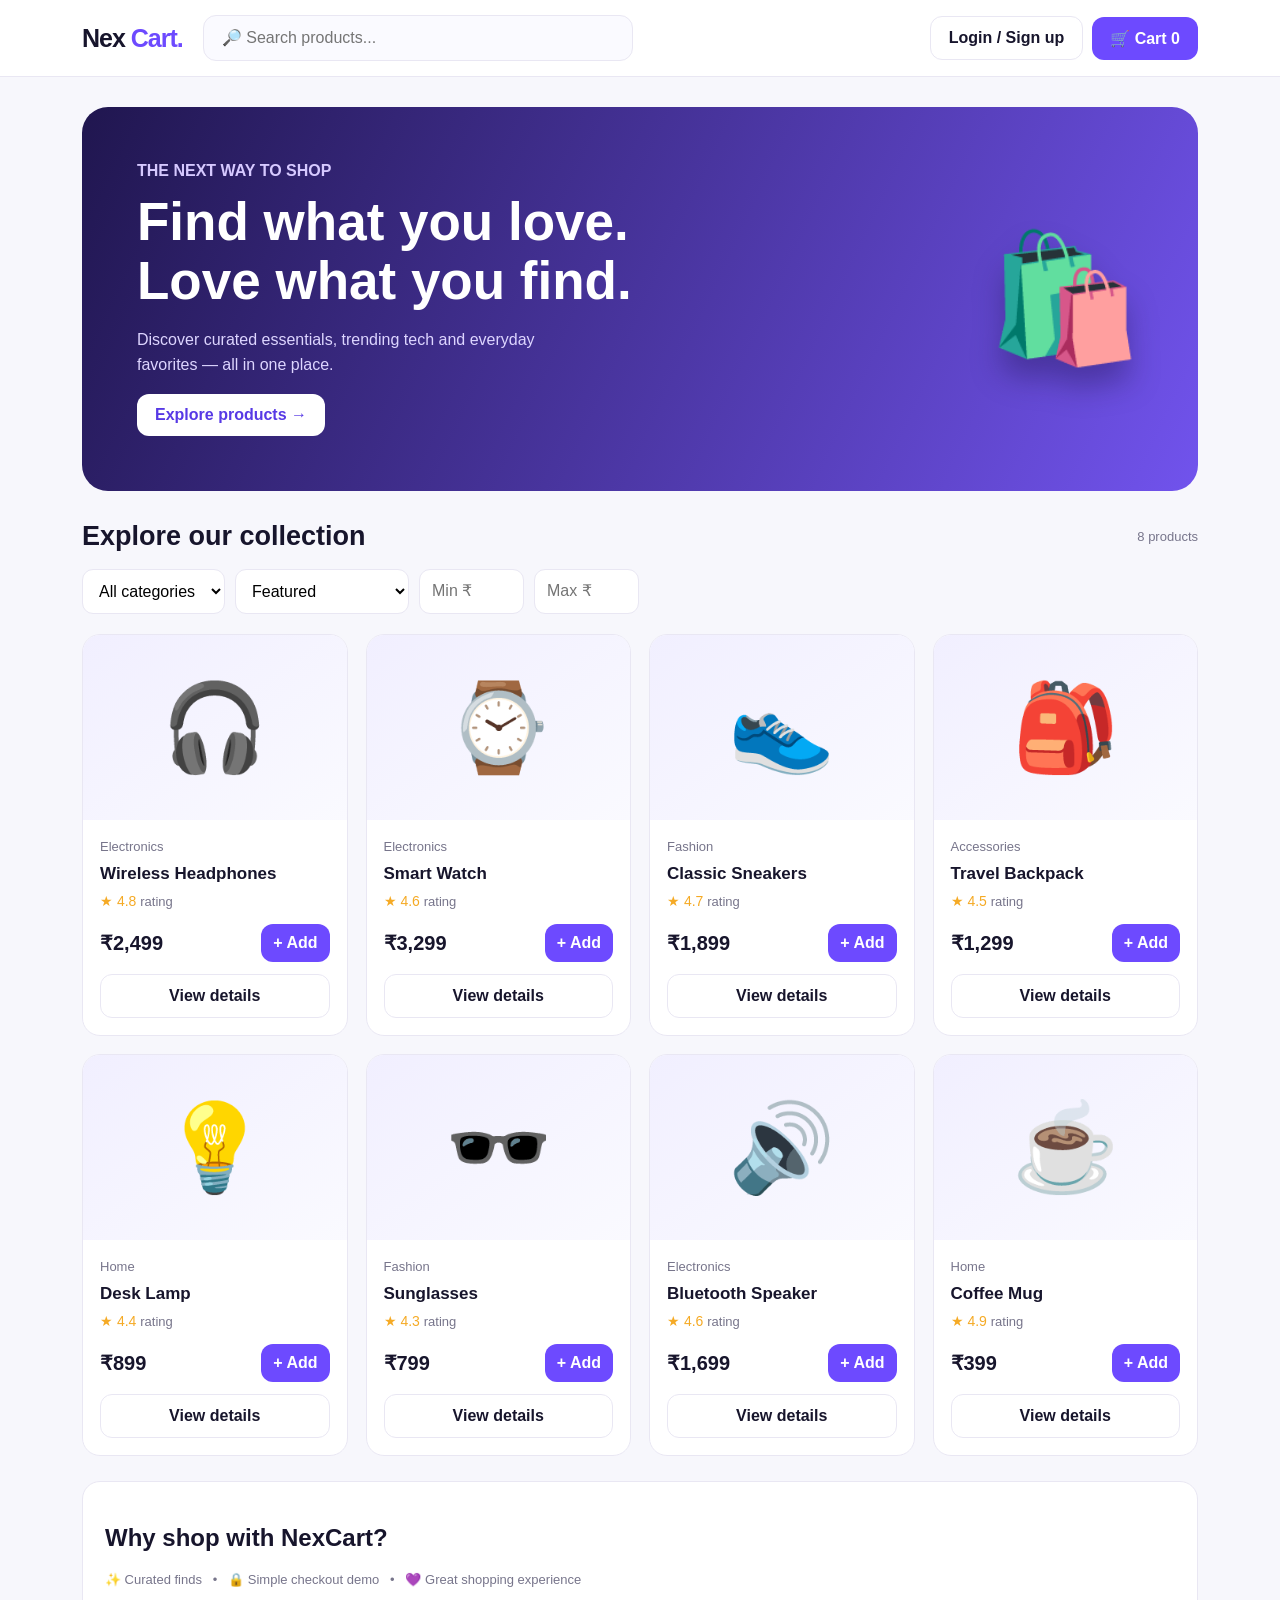
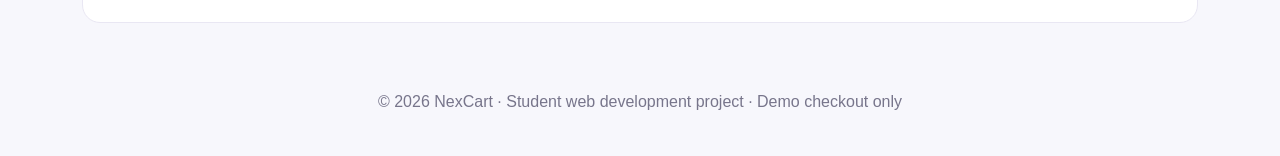
<file: index.html>
<!DOCTYPE html>
<html lang="en">
 <head>
  <meta charset="utf-8"/>
  <meta content="width=device-width,initial-scale=1" name="viewport"/>
  <title>
   NexCart | Discover your next favorite
  </title>
  <link href="style.css" rel="stylesheet"/>
 </head>
 <body>
  <header>
   <div class="wrap nav">
    <a class="logo" href="#">
     Nex
     <span>
      Cart.
     </span>
    </a>
    <input class="search" id="search" placeholder="🔎 Search products..."/>
    <div class="nav-actions">
     <button class="btn ghost" id="authBtn" onclick="openAuth()">
      Login / Sign up
     </button>
     <button class="btn secondary hidden" id="adminBtn" onclick="openAdmin()">
      Admin
     </button>
     <button class="btn" onclick="openCart()">
      🛒 Cart
      <span id="cartCount">
       0
      </span>
     </button>
    </div>
   </div>
  </header>
  <main class="wrap">
   <section class="hero">
    <div>
     <div style="color:#d6c9ff;font-weight:700;margin-bottom:12px">
      THE NEXT WAY TO SHOP
     </div>
     <h1>
      Find what you love.
      <br/>
      Love what you find.
     </h1>
     <p>
      Discover curated essentials, trending tech and everyday favorites — all in one place.
     </p>
     <button class="btn" onclick="document.getElementById('shop').scrollIntoView({behavior:'smooth'})">
      Explore products →
     </button>
    </div>
    <div class="hero-art">
     🛍️
    </div>
   </section>
   <section id="shop">
    <div class="section-head">
     <h2>
      Explore our collection
     </h2>
     <span class="muted" id="resultCount">
     </span>
    </div>
    <div class="filters">
     <select id="category" onchange="renderProducts()">
      <option value="all">
       All categories
      </option>
      <option>
       Electronics
      </option>
      <option>
       Fashion
      </option>
      <option>
       Accessories
      </option>
      <option>
       Home
      </option>
     </select>
     <select id="sort" onchange="renderProducts()">
      <option value="default">
       Featured
      </option>
      <option value="low">
       Price: Low to high
      </option>
      <option value="high">
       Price: High to low
      </option>
      <option value="rating">
       Top rated
      </option>
     </select>
     <input id="minPrice" min="0" oninput="renderProducts()" placeholder="Min ₹" style="width:105px" type="number"/>
     <input id="maxPrice" min="0" oninput="renderProducts()" placeholder="Max ₹" style="width:105px" type="number"/>
    </div>
    <div class="grid" id="products">
    </div>
   </section>
   <section class="panel">
    <h2>
     Why shop with NexCart?
    </h2>
    <p class="muted">
     ✨ Curated finds   •   🔒 Simple checkout demo   •   💜 Great shopping experience
    </p>
   </section>
  </main>
  <footer>
   © 2026 NexCart · Student web development project · Demo checkout only
  </footer>
  <div class="overlay" id="overlay" onclick="if(event.target===this)closeModal()">
   <div class="modal" id="modal">
   </div>
  </div>
  <div class="toast" id="toast">
  </div>
  <script src="script.js">
  </script>
 </body>
</html>
</file>
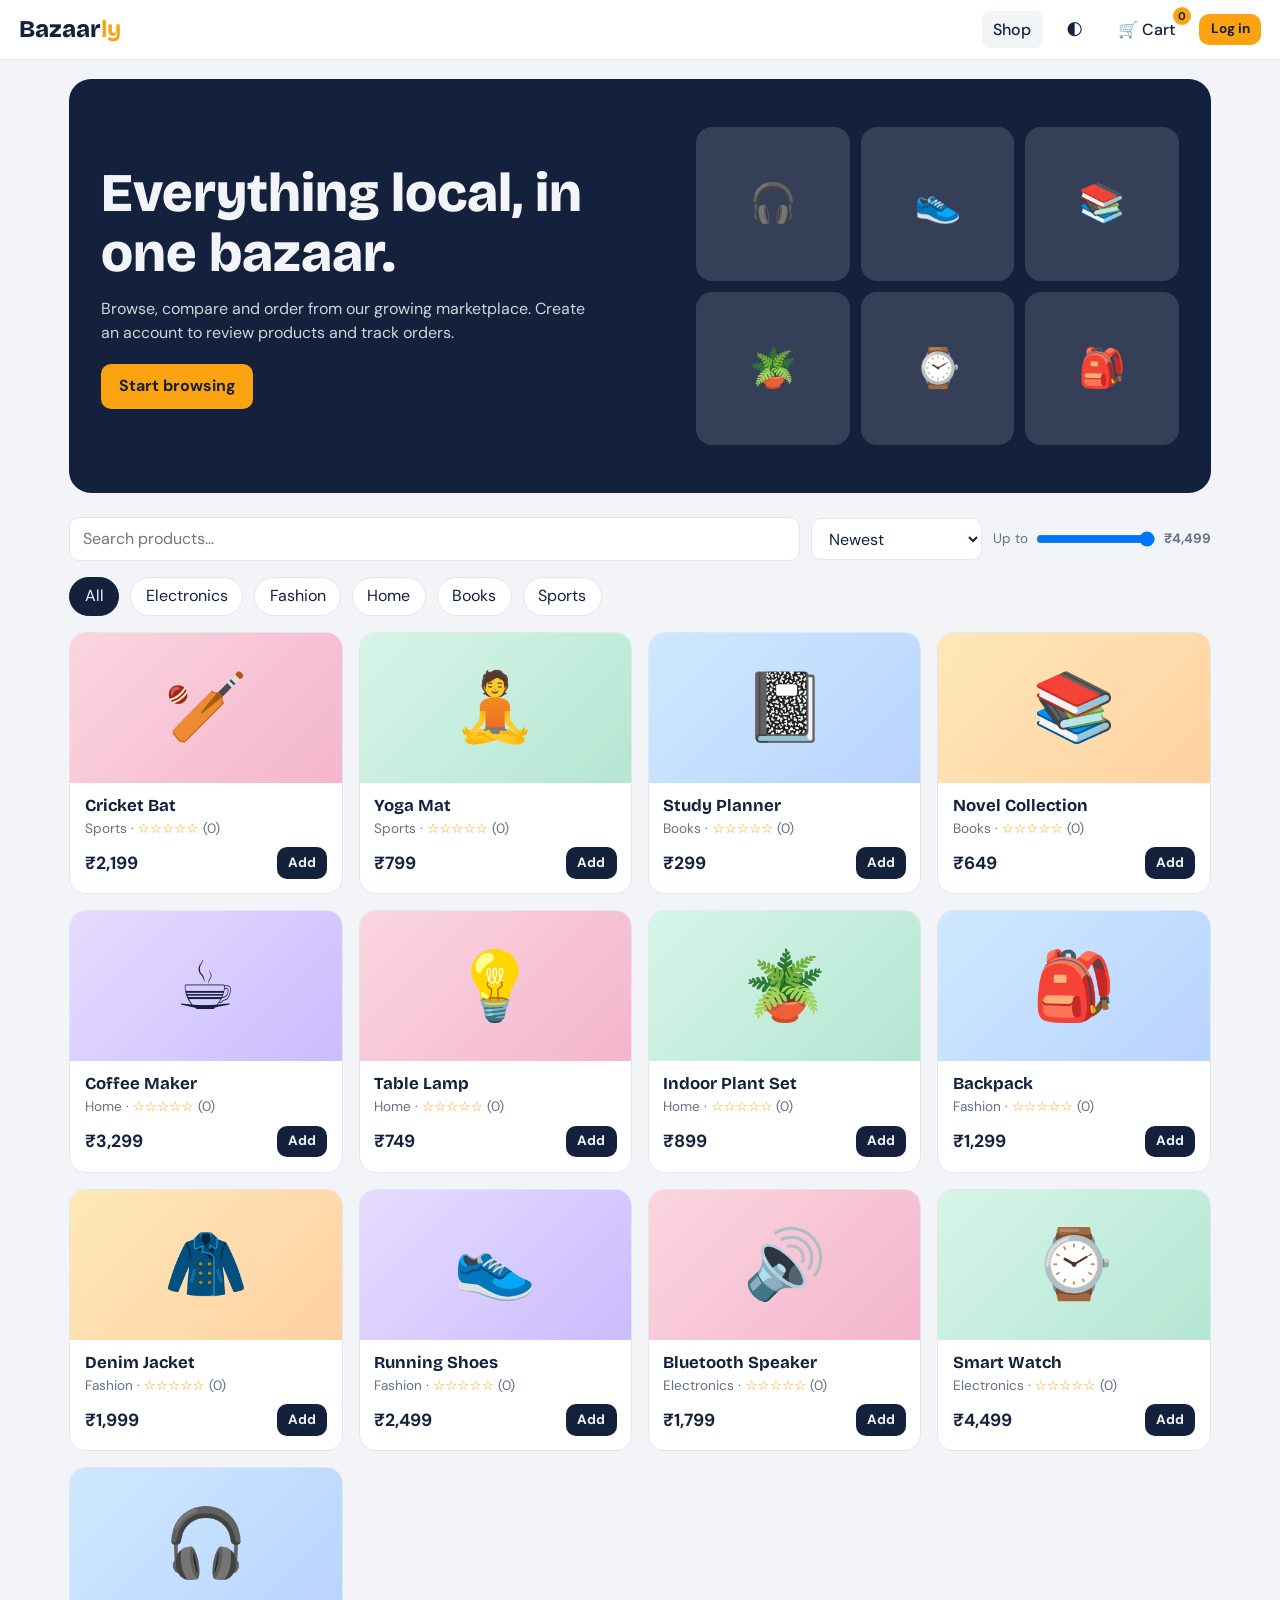
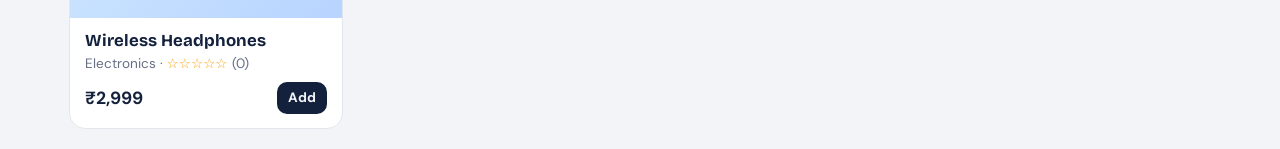
<file: Bazaarly – Online Marketplace.html>
<!DOCTYPE html>
<html lang="en"><head><meta charset="utf-8">
<meta name="viewport" content="width=device-width, initial-scale=1, viewport-fit=cover">
<title>Bazaarly – Online Marketplace</title>
<link href="https://fonts.googleapis.com/css2?family=Bricolage+Grotesque:wght@600;800&family=DM+Sans:wght@400;500;700&display=swap" rel="stylesheet">
<style>
:root{--bg:#f2f4f7;--card:#fff;--tx:#14213d;--mu:#667085;--bd:#e2e6ee;--pr:#14213d;--ac:#fca311;--ok:#12877a;--er:#d64545;--sh:0 10px 30px rgba(20,33,61,.09);color-scheme:light;box-sizing:border-box;padding-top:env(safe-area-inset-top,0px);padding-bottom:env(safe-area-inset-bottom,0px)}
@media(prefers-color-scheme:dark){:root:not([data-theme="light"]){--bg:#0e1424;--card:#172038;--tx:#eef1f8;--mu:#9aa5bf;--bd:#27324f;--pr:#fca311;--sh:0 10px 30px rgba(0,0,0,.45);color-scheme:dark}}
:root[data-theme="dark"]{--bg:#0e1424;--card:#172038;--tx:#eef1f8;--mu:#9aa5bf;--bd:#27324f;--pr:#fca311;--sh:0 10px 30px rgba(0,0,0,.45);color-scheme:dark}
*{box-sizing:border-box;margin:0}html{scroll-padding-top:env(safe-area-inset-top,0px)}
body{background:var(--bg);color:var(--tx);font:16px/1.5 'DM Sans',system-ui,sans-serif;min-height:100vh}
h1,h2,h3,.logo{font-family:'Bricolage Grotesque','DM Sans',sans-serif;line-height:1.1}
button,input,select,textarea{font:inherit;color:inherit}
button{cursor:pointer;border:0}:focus-visible{outline:3px solid var(--ac);outline-offset:2px}
.btn{background:var(--pr);color:var(--bg);padding:.65rem 1.1rem;border-radius:10px;font-weight:700;transition:transform .15s,opacity .15s}
.btn:hover{transform:translateY(-2px)}.btn:active{transform:scale(.97)}
.btn.ac{background:var(--ac);color:#14213d}.btn.gh{background:transparent;color:var(--tx);border:1px solid var(--bd)}.btn.sm{padding:.35rem .7rem;font-size:.85rem}.btn.dn{background:var(--er);color:#fff}.btn[disabled]{opacity:.45;pointer-events:none}
nav{position:sticky;top:env(safe-area-inset-top,0px);z-index:20;display:flex;gap:.8rem;align-items:center;padding:.7rem 1.2rem;background:var(--card);border-bottom:1px solid var(--bd);flex-wrap:wrap}
.logo{font-size:1.5rem;font-weight:800;cursor:pointer}.logo b{color:var(--ac)}
nav .sp{flex:1}.nl{background:none;padding:.4rem .7rem;border-radius:8px;font-weight:500}.nl:hover,.nl.on{background:var(--bg)}
#cartBtn{position:relative}#badge{position:absolute;top:-4px;right:-4px;background:var(--ac);color:#14213d;border-radius:99px;font-size:.7rem;font-weight:700;min-width:18px;height:18px;display:grid;place-items:center}
.bump{animation:bump .4s}@keyframes bump{50%{transform:scale(1.5)}}
main{max-width:1180px;margin:0 auto;padding:1.2rem}
.hero{position:relative;overflow:hidden;background:var(--pr);color:var(--bg);border-radius:22px;padding:3rem 2rem;margin-bottom:1.5rem;display:grid;grid-template-columns:1.2fr 1fr;gap:1rem;align-items:center}
:root[data-theme="dark"] .hero{color:#14213d}
@media(prefers-color-scheme:dark){:root:not([data-theme="light"]) .hero{color:#14213d}}
.hero h1{font-size:clamp(2rem,5vw,3.4rem);font-weight:800;margin-bottom:.8rem}.hero p{opacity:.85;max-width:44ch;margin-bottom:1.2rem}
.tiles{display:grid;grid-template-columns:repeat(3,1fr);gap:.7rem}
.tiles span{font-size:2.4rem;background:rgba(255,255,255,.14);border-radius:16px;aspect-ratio:1;display:grid;place-items:center;animation:fl 4s ease-in-out infinite;animation-delay:calc(var(--i)*.35s)}
@keyframes fl{50%{transform:translateY(-10px) rotate(4deg)}}
.hero>*{animation:up .7s both}.hero>*:nth-child(2){animation-delay:.2s}@keyframes up{from{opacity:0;transform:translateY(24px)}}
@media(max-width:720px){.hero{grid-template-columns:1fr;padding:2rem 1.2rem}.tiles{display:none}}
.bar{display:flex;gap:.7rem;flex-wrap:wrap;align-items:center;margin-bottom:1rem}
.chip{padding:.4rem .9rem;border-radius:99px;background:var(--card);border:1px solid var(--bd);transition:.2s}.chip.on{background:var(--pr);color:var(--bg);border-color:var(--pr)}
input,select,textarea{background:var(--card);border:1px solid var(--bd);border-radius:10px;padding:.55rem .8rem;width:100%}
.bar input[type=search]{flex:1;min-width:180px}.bar select{width:auto}.bar label{font-size:.85rem;color:var(--mu);display:flex;gap:.5rem;align-items:center}.bar input[type=range]{width:120px;padding:0}
.grid{display:grid;grid-template-columns:repeat(auto-fill,minmax(220px,1fr));gap:1rem}
.card{background:var(--card);border:1px solid var(--bd);border-radius:16px;overflow:hidden;cursor:pointer;transition:transform .2s,box-shadow .2s;animation:up .5s both;animation-delay:calc(var(--i)*40ms)}
.card:hover{transform:translateY(-5px);box-shadow:var(--sh)}
.img{height:150px;display:grid;place-items:center;font-size:4.2rem;background:linear-gradient(135deg,var(--c1),var(--c2));transition:transform .3s}.card:hover .img{transform:scale(1.06)}
.card .in{padding:.9rem}.card h3{font-size:1.05rem;margin-bottom:.2rem}.mu{color:var(--mu);font-size:.85rem}.pr{font-weight:700;font-size:1.1rem}.st{color:var(--ac)}
.row{display:flex;justify-content:space-between;align-items:center;gap:.5rem}
.empty{text-align:center;padding:3rem;color:var(--mu)}
.ov{position:fixed;inset:0;background:rgba(10,15,30,.55);z-index:50;display:grid;place-items:center;padding:1rem;animation:fi .2s}
@keyframes fi{from{opacity:0}}
.md{background:var(--card);border-radius:18px;width:min(640px,100%);max-height:90vh;overflow:auto;padding:1.4rem;animation:pop .3s cubic-bezier(.2,1.3,.4,1);position:relative}
@keyframes pop{from{transform:scale(.9);opacity:0}}
.x{position:absolute;top:.7rem;right:.9rem;background:none;font-size:1.5rem;color:var(--mu)}
.dr{position:fixed;top:0;right:0;bottom:0;width:min(400px,100%);background:var(--card);z-index:60;padding:1.2rem;display:flex;flex-direction:column;gap:.8rem;animation:sl .3s;box-shadow:var(--sh);padding-top:calc(1.2rem + env(safe-area-inset-top,0px))}
@keyframes sl{from{transform:translateX(100%)}}
.ci{display:flex;gap:.7rem;align-items:center;border-bottom:1px solid var(--bd);padding:.6rem 0}.ci .e{font-size:2rem}.ci>div{flex:1}
.q{display:inline-flex;align-items:center;gap:.4rem}.q button{width:26px;height:26px;border-radius:7px;background:var(--bg)}
.f{margin-bottom:.8rem}.f label{font-weight:500;font-size:.9rem;display:block;margin-bottom:.25rem}.er{color:var(--er);font-size:.8rem;min-height:1em;display:block}
.tabs{display:flex;gap:.5rem;margin-bottom:1rem}
table{width:100%;border-collapse:collapse;background:var(--card);border-radius:14px;overflow:hidden}th,td{padding:.6rem .8rem;text-align:left;border-bottom:1px solid var(--bd);font-size:.9rem}th{background:var(--bg)}
.tw{overflow-x:auto}.stats{display:grid;grid-template-columns:repeat(auto-fit,minmax(150px,1fr));gap:.8rem;margin-bottom:1rem}.stats div{background:var(--card);border:1px solid var(--bd);border-radius:14px;padding:1rem}.stats b{font-size:1.5rem;display:block}
.rv{border-top:1px solid var(--bd);padding:.6rem 0}.stars button{background:none;font-size:1.6rem;color:var(--bd)}.stars button.on{color:var(--ac)}
.tag{padding:.15rem .6rem;border-radius:99px;background:var(--bg);font-size:.8rem;font-weight:700}
#toasts{position:fixed;bottom:calc(1rem + env(safe-area-inset-bottom,0px));left:50%;transform:translateX(-50%);z-index:90;display:grid;gap:.5rem}
.t{background:var(--pr);color:var(--bg);padding:.7rem 1.2rem;border-radius:12px;box-shadow:var(--sh);animation:up .3s}.t.bad{background:var(--er);color:#fff}
.ok{width:80px;height:80px;border-radius:50%;background:var(--ok);color:#fff;display:grid;place-items:center;font-size:2.5rem;margin:0 auto 1rem;animation:pop .6s cubic-bezier(.2,1.6,.4,1)}
.hide{display:none!important}
@media(prefers-reduced-motion:reduce){*{animation:none!important;transition:none!important}}
</style></head><body>
<nav><span class="logo" onclick="go('shop')">Bazaar<b>ly</b></span><span class="sp"></span>
<button class="nl on" data-v="shop" onclick="go('shop')">Shop</button>
<button class="nl hide" id="nOrd" data-v="orders" onclick="go('orders')">My orders</button>
<button class="nl hide" id="nAdm" data-v="admin" onclick="go('admin')">Admin</button>
<button class="nl" onclick="theme()" aria-label="Toggle theme">🌓</button>
<button class="nl" id="cartBtn" onclick="cartOpen()">🛒 Cart<span id="badge">0</span></button>
<button class="btn sm ac" id="authBtn" onclick="authOpen()">Log in</button></nav>
<main>
<section id="v-shop">
<div class="hero"><div><h1>Everything local, in one bazaar.</h1><p>Browse, compare and order from our growing marketplace. Create an account to review products and track orders.</p><button class="btn ac" onclick="document.getElementById('q').focus()">Start browsing</button></div>
<div class="tiles"><span style="--i:0">🎧</span><span style="--i:1">👟</span><span style="--i:2">📚</span><span style="--i:3">🪴</span><span style="--i:4">⌚</span><span style="--i:5">🎒</span></div></div>
<div class="bar"><input type="search" id="q" placeholder="Search products…" oninput="F.q=this.value;shop()">
<select id="sort" onchange="F.sort=this.value;shop()"><option value="new">Newest</option><option value="pa">Price: low to high</option><option value="pd">Price: high to low</option><option value="rt">Top rated</option></select>
<label>Up to <input type="range" id="mx" oninput="F.max=+this.value;shop()"><b id="mxv"></b></label></div>
<div class="bar" id="cats"></div><div class="grid" id="grid"></div></section>
<section id="v-orders" class="hide"></section><section id="v-admin" class="hide"></section>
</main><div id="mount"></div><div id="toasts"></div>
<script>
const $=s=>document.querySelector(s),esc=s=>String(s).replace(/[&<>"']/g,c=>({'&':'&amp;','<':'&lt;','>':'&gt;','"':'&quot;',"'":'&#39;'}[c]));
const inr=n=>'₹'+Number(n).toLocaleString('en-IN'),hash=s=>{let x=5381;for(const c of s)x=(x*33^c.charCodeAt(0))>>>0;return x.toString(36)};
const ld=(k,d)=>{try{const v=JSON.parse(localStorage.getItem(k));return v??d}catch{return d}},sv=(k,v)=>{try{localStorage.setItem(k,JSON.stringify(v))}catch{}};
const seed=[['Wireless Headphones','Electronics',2999,25,'🎧','Noise-reducing over-ear headphones with 30-hour battery.'],['Smart Watch','Electronics',4499,12,'⌚','Tracks steps, sleep and heart rate. Water resistant.'],['Bluetooth Speaker','Electronics',1799,30,'🔊','Portable speaker with deep bass and 12-hour playtime.'],['Running Shoes','Fashion',2499,40,'👟','Lightweight cushioned shoes for daily runs.'],['Denim Jacket','Fashion',1999,18,'🧥','Classic fit jacket in washed blue denim.'],['Backpack','Fashion',1299,50,'🎒','Water-resistant 25L backpack with laptop sleeve.'],['Indoor Plant Set','Home',899,35,'🪴','Three easy-care plants in ceramic pots.'],['Table Lamp','Home',749,22,'💡','Warm LED lamp with touch dimmer.'],['Coffee Maker','Home',3299,9,'☕','Brews up to 6 cups with a reusable filter.'],['Novel Collection','Books',649,60,'📚','Set of four bestselling contemporary novels.'],['Study Planner','Books',299,80,'📓','Undated weekly planner with goal trackers.'],['Yoga Mat','Sports',799,45,'🧘','Non-slip 6mm mat with carry strap.'],['Cricket Bat','Sports',2199,14,'🏏','Kashmir willow bat, short handle.']].map((p,i)=>({id:i+1,name:p[0],cat:p[1],price:p[2],stock:p[3],img:p[4],desc:p[5],rev:[]}));
let S={users:ld('bz_users',[{name:'Admin',email:'admin@bazaarly.com',pw:hash('admin123'),role:'admin'}]),products:ld('bz_products',seed),orders:ld('bz_orders',[]),cart:ld('bz_cart',{}),me:ld('bz_me',null)};
const save=()=>{['users','products','orders','cart','me'].forEach(k=>sv('bz_'+k,S[k]))};
const F={q:'',cat:'All',sort:'new',max:null},pal=['#ffe8b8,#ffd1a1','#cfe8ff,#b8d4ff','#d6f5e8,#b4e6d2','#fbd5e0,#f4b6cb','#e5dcff,#cbbcff'];
const avg=p=>p.rev.length?p.rev.reduce((a,r)=>a+r.s,0)/p.rev.length:0,stars=n=>'★'.repeat(Math.round(n))+'☆'.repeat(5-Math.round(n));
const isAdm=()=>S.me&&S.me.role==='admin';
function toast(m,bad){const t=document.createElement('div');t.className='t'+(bad?' bad':'');t.textContent=m;$('#toasts').append(t);setTimeout(()=>t.remove(),2600)}
function theme(){const r=document.documentElement,d=r.dataset.theme?r.dataset.theme==='dark':matchMedia('(prefers-color-scheme:dark)').matches;r.dataset.theme=d?'light':'dark'}
function modal(h){$('#mount').innerHTML=`<div class="ov" onclick="if(event.target===this)closeM()"><div class="md" role="dialog" aria-modal="true"><button class="x" onclick="closeM()" aria-label="Close">×</button>${h}</div></div>`}
const closeM=()=>$('#mount').innerHTML='';
function go(v){['shop','orders','admin'].forEach(x=>{$('#v-'+x).classList.toggle('hide',x!==v)});document.querySelectorAll('.nl[data-v]').forEach(b=>b.classList.toggle('on',b.dataset.v===v));if(v==='orders')orders();if(v==='admin')admin();window.scrollTo({top:0,behavior:'smooth'})}
function chrome(){$('#authBtn').textContent=S.me?`Log out (${S.me.name.split(' ')[0]})`:'Log in';$('#authBtn').onclick=S.me?logout:authOpen;$('#nOrd').classList.toggle('hide',!S.me||isAdm());$('#nAdm').classList.toggle('hide',!isAdm());const n=Object.values(S.cart).reduce((a,b)=>a+b,0),b=$('#badge');b.textContent=n;b.classList.remove('bump');void b.offsetWidth;b.classList.add('bump')}
/* SHOP */
function shop(){const cats=['All',...new Set(S.products.map(p=>p.cat))],top=Math.max(...S.products.map(p=>p.price),100);if(F.max===null||F.max>top)F.max=top;const mx=$('#mx');mx.max=top;mx.value=F.max;$('#mxv').textContent=inr(F.max);
$('#cats').innerHTML=cats.map(c=>`<button class="chip ${c===F.cat?'on':''}" onclick="F.cat='${c}';shop()">${c}</button>`).join('');
let l=S.products.filter(p=>(F.cat==='All'||p.cat===F.cat)&&p.price<=F.max&&(p.name+p.desc+p.cat).toLowerCase().includes(F.q.toLowerCase().trim()));
l.sort({new:(a,b)=>b.id-a.id,pa:(a,b)=>a.price-b.price,pd:(a,b)=>b.price-a.price,rt:(a,b)=>avg(b)-avg(a)}[F.sort]);
$('#grid').innerHTML=l.length?l.map((p,i)=>`<div class="card" style="--i:${Math.min(i,12)};--c1:${pal[p.id%5].split(',')[0]};--c2:${pal[p.id%5].split(',')[1]}" onclick="detail(${p.id})"><div class="img">${esc(p.img)}</div><div class="in"><h3>${esc(p.name)}</h3><div class="mu">${esc(p.cat)} · <span class="st">${stars(avg(p))}</span> (${p.rev.length})</div><div class="row" style="margin-top:.5rem"><span class="pr">${inr(p.price)}</span><button class="btn sm" ${p.stock<1?'disabled':''} onclick="event.stopPropagation();add(${p.id})">${p.stock<1?'Sold out':'Add'}</button></div></div></div>`).join(''):'<div class="empty" style="grid-column:1/-1">No products match. Try a different search or raise the price limit.</div>'}
function detail(id){const p=S.products.find(x=>x.id===id);if(!p)return;const [c1,c2]=pal[p.id%5].split(',');
modal(`<div class="img" style="--c1:${c1};--c2:${c2};border-radius:14px;height:180px;margin-bottom:1rem">${esc(p.img)}</div><h2>${esc(p.name)}</h2><p class="mu">${esc(p.cat)} · <span class="st">${stars(avg(p))}</span> ${avg(p).toFixed(1)} (${p.rev.length} reviews) · ${p.stock} in stock</p><p style="margin:.7rem 0">${esc(p.desc)}</p><div class="row"><span class="pr" style="font-size:1.5rem">${inr(p.price)}</span><button class="btn ac" ${p.stock<1?'disabled':''} onclick="add(${p.id})">Add to cart</button></div>
<h3 style="margin:1.2rem 0 .4rem">Reviews</h3>${p.rev.map(r=>`<div class="rv"><b>${esc(r.n)}</b> <span class="st">${stars(r.s)}</span><div>${esc(r.t)}</div></div>`).join('')||'<p class="mu">No reviews yet. Be the first to review.</p>'}
${S.me?`<div class="f" style="margin-top:1rem"><div class="stars" id="stars">${[1,2,3,4,5].map(n=>`<button onclick="rate(${n})">★</button>`).join('')}</div><textarea id="rt" rows="2" placeholder="Share your experience (min 5 characters)"></textarea><span class="er" id="rer"></span><button class="btn sm" onclick="review(${p.id})">Post review</button></div>`:'<p class="mu" style="margin-top:.8rem">Log in to write a review.</p>'}`)}
let RS=0;function rate(n){RS=n;document.querySelectorAll('#stars button').forEach((b,i)=>b.classList.toggle('on',i<n))}
function review(id){const t=$('#rt').value.trim();if(!RS||t.length<5){$('#rer').textContent='Choose a star rating and write at least 5 characters.';return}
const p=S.products.find(x=>x.id===id);p.rev=p.rev.filter(r=>r.e!==S.me.email);p.rev.push({e:S.me.email,n:S.me.name,s:RS,t});RS=0;save();shop();detail(id);toast('Review posted')}
/* CART */
function add(id){const p=S.products.find(x=>x.id===id);if((S.cart[id]||0)>=p.stock){toast('No more stock available',1);return}S.cart[id]=(S.cart[id]||0)+1;save();chrome();toast(p.name+' added to cart')}
function cartOpen(){const items=Object.entries(S.cart).map(([id,q])=>({p:S.products.find(x=>x.id==id),q})).filter(i=>i.p),tot=items.reduce((a,i)=>a+i.p.price*i.q,0);
$('#mount').innerHTML=`<div class="ov" onclick="if(event.target===this)closeM()"><aside class="dr"><div class="row"><h2>Your cart</h2><button class="x" style="position:static" onclick="closeM()" aria-label="Close">×</button></div><div style="flex:1;overflow:auto">${items.map(({p,q})=>`<div class="ci"><span class="e">${esc(p.img)}</span><div><b>${esc(p.name)}</b><div class="mu">${inr(p.price)}</div></div><span class="q"><button onclick="qty(${p.id},-1)">−</button>${q}<button onclick="qty(${p.id},1)">+</button></span></div>`).join('')||'<div class="empty">Your cart is empty.<br>Add something you like from the shop.</div>'}</div><div class="row"><b>Total</b><span class="pr">${inr(tot)}</span></div><button class="btn ac" ${items.length?'':'disabled'} onclick="checkout()">Checkout</button></aside></div>`}
function qty(id,d){const p=S.products.find(x=>x.id===id),n=(S.cart[id]||0)+d;if(n>p.stock){toast('Only '+p.stock+' in stock',1);return}if(n<=0)delete S.cart[id];else S.cart[id]=n;save();chrome();cartOpen()}
function checkout(){if(!S.me){closeM();toast('Log in to place your order',1);authOpen();return}
modal(`<h2>Checkout</h2><p class="mu" style="margin-bottom:1rem">Delivery details</p>${[['cn','Full name','text',S.me.name],['cp','Phone (10 digits)','tel',''],['ca','Address','text',''],['cz','PIN code (6 digits)','text','']].map(f=>`<div class="f"><label>${f[1]}</label><input id="${f[0]}" type="${f[2]}" value="${esc(f[3])}"><span class="er" id="e${f[0]}"></span></div>`).join('')}<div class="f"><label>Payment</label><select id="cm"><option>Cash on delivery</option><option>UPI</option><option>Card</option></select></div><button class="btn ac" style="width:100%" onclick="place()">Place order</button>`)}
function place(){const v=i=>$('#'+i).value.trim(),R={cn:[v('cn').length>=3,'Enter your full name.'],cp:[/^[6-9]\d{9}$/.test(v('cp')),'Enter a valid 10-digit mobile number.'],ca:[v('ca').length>=8,'Enter your full address (at least 8 characters).'],cz:[/^\d{6}$/.test(v('cz')),'Enter a 6-digit PIN code.']};let ok=true;
for(const k in R){$('#e'+k).textContent=R[k][0]?'':R[k][1];if(!R[k][0])ok=false}if(!ok)return;
const items=Object.entries(S.cart).map(([id,q])=>{const p=S.products.find(x=>x.id==id);return{id:p.id,name:p.name,price:p.price,qty:q}});
const o={id:'BZ'+Date.now().toString().slice(-6),email:S.me.email,items,total:items.reduce((a,i)=>a+i.price*i.qty,0),status:'Placed',date:new Date().toLocaleString('en-IN'),addr:v('ca')+' – '+v('cz'),pay:$('#cm').value};
items.forEach(i=>S.products.find(p=>p.id===i.id).stock-=i.qty);S.orders.unshift(o);S.cart={};save();chrome();shop();
modal(`<div style="text-align:center"><div class="ok">✓</div><h2>Order placed!</h2><p class="mu" style="margin:.5rem 0 1rem">Order ${o.id} · ${inr(o.total)}</p><button class="btn" onclick="closeM();go('orders')">View my orders</button></div>`)}
function orders(){const l=S.orders.filter(o=>o.email===S.me?.email);$('#v-orders').innerHTML=`<h2 style="margin-bottom:1rem">My orders</h2>`+(l.map(o=>`<div class="card" style="cursor:default;padding:1rem;margin-bottom:.8rem"><div class="row"><b>${o.id}</b><span class="tag">${o.status}</span></div><div class="mu">${o.date} · ${esc(o.pay)}</div><div style="margin:.5rem 0">${o.items.map(i=>`${esc(i.name)} × ${i.qty}`).join(', ')}</div><b>${inr(o.total)}</b></div>`).join('')||'<div class="empty">No orders yet. Your purchases will show up here.</div>')}
/* AUTH */
function authOpen(tab='login'){const r=tab==='reg';modal(`<h2>${r?'Create your account':'Welcome back'}</h2><div class="tabs" style="margin:.8rem 0"><button class="chip ${r?'':'on'}" onclick="authOpen('login')">Log in</button><button class="chip ${r?'on':''}" onclick="authOpen('reg')">Register</button></div>
${r?`<div class="f"><label>Full name</label><input id="an"><span class="er" id="ean"></span></div>`:''}<div class="f"><label>Email</label><input id="ae" type="email"><span class="er" id="eae"></span></div><div class="f"><label>Password</label><input id="ap" type="password"><span class="er" id="eap"></span></div>
${r?`<div class="f"><label>Confirm password</label><input id="ac" type="password"><span class="er" id="eac"></span></div>`:`<p class="mu" style="margin-bottom:.8rem">Demo admin: admin@bazaarly.com / admin123</p>`}<button class="btn" style="width:100%" onclick="${r?'reg()':'login()'}">${r?'Create account':'Log in'}</button>`)}
function reg(){const n=$('#an').value.trim(),e=$('#ae').value.trim().toLowerCase(),p=$('#ap').value,c=$('#ac').value;
const E={an:n.length<3?'Name must be at least 3 characters.':'',ae:!/^[^\s@]+@[^\s@]+\.[^\s@]{2,}$/.test(e)?'Enter a valid email address.':S.users.some(u=>u.email===e)?'This email is already registered.':'',ap:p.length<6||!/\d/.test(p)?'Use at least 6 characters including a number.':'',ac:c!==p?'Passwords do not match.':''};
for(const k in E)$('#e'+k).textContent=E[k];if(Object.values(E).some(Boolean))return;
S.me={name:n,email:e,pw:hash(p),role:'user'};S.users.push(S.me);save();closeM();chrome();toast('Welcome, '+n.split(' ')[0]+'!')}
function login(){const e=$('#ae').value.trim().toLowerCase(),u=S.users.find(x=>x.email===e&&x.pw===hash($('#ap').value));
if(!u){$('#eap').textContent='Email or password is incorrect.';return}S.me=u;save();closeM();chrome();toast('Logged in as '+u.name);if(isAdm())go('admin')}
function logout(){S.me=null;save();chrome();go('shop');toast('Logged out')}
/* ADMIN */
let AT='products';
function admin(){if(!isAdm()){go('shop');return}const rev=S.orders.reduce((a,o)=>a+o.total,0);
$('#v-admin').innerHTML=`<h2 style="margin-bottom:1rem">Admin dashboard</h2><div class="stats"><div><b>${S.products.length}</b>Products</div><div><b>${S.orders.length}</b>Orders</div><div><b>${inr(rev)}</b>Revenue</div><div><b>${S.users.length}</b>Users</div></div>
<div class="tabs"><button class="chip ${AT==='products'?'on':''}" onclick="AT='products';admin()">Products</button><button class="chip ${AT==='orders'?'on':''}" onclick="AT='orders';admin()">Orders</button></div>`+
(AT==='products'?`<button class="btn sm ac" style="margin-bottom:.8rem" onclick="pform()">+ Add product</button><div class="tw"><table><tr><th>Item</th><th>Category</th><th>Price</th><th>Stock</th><th></th></tr>${S.products.map(p=>`<tr><td>${esc(p.img)} ${esc(p.name)}</td><td>${esc(p.cat)}</td><td>${inr(p.price)}</td><td>${p.stock}</td><td style="white-space:nowrap"><button class="btn sm gh" onclick="pform(${p.id})">Edit</button> <button class="btn sm dn" onclick="del(${p.id})">Delete</button></td></tr>`).join('')}</table></div>`:
`<div class="tw"><table><tr><th>Order</th><th>Customer</th><th>Total</th><th>Status</th></tr>${S.orders.map(o=>`<tr><td>${o.id}<div class="mu">${o.date}</div></td><td>${esc(o.email)}</td><td>${inr(o.total)}</td><td><select style="width:auto" onchange="ost('${o.id}',this.value)">${['Placed','Shipped','Delivered','Cancelled'].map(s=>`<option ${s===o.status?'selected':''}>${s}</option>`).join('')}</select></td></tr>`).join('')||'<tr><td colspan="4" class="empty">No orders have been placed yet.</td></tr>'}</table></div>`)}
function ost(id,s){S.orders.find(o=>o.id===id).status=s;save();toast('Order '+id+' marked '+s)}
function del(id){if(!confirm('Delete this product?'))return;S.products=S.products.filter(p=>p.id!==id);delete S.cart[id];save();chrome();admin();shop();toast('Product deleted')}
function pform(id){const p=S.products.find(x=>x.id===id)||{name:'',cat:'Electronics',price:'',stock:'',img:'📦',desc:''};
modal(`<h2>${id?'Edit':'Add'} product</h2><br>${[['pn','Name',p.name,'text'],['pc','Category',p.cat,'text'],['pp','Price (₹)',p.price,'number'],['ps','Stock',p.stock,'number'],['pi','Emoji icon',p.img,'text'],['pd','Description',p.desc,'text']].map(f=>`<div class="f"><label>${f[1]}</label><input id="${f[0]}" type="${f[3]}" value="${esc(f[2])}"><span class="er" id="e${f[0]}"></span></div>`).join('')}<button class="btn" style="width:100%" onclick="psave(${id||0})">Save product</button>`)}
function psave(id){const v=i=>$('#'+i).value.trim(),d={name:v('pn'),cat:v('pc'),price:+v('pp'),stock:+v('ps'),img:v('pi')||'📦',desc:v('pd')};
const E={pn:d.name.length<2?'Enter a product name.':'',pc:!d.cat?'Enter a category.':'',pp:!(d.price>0)?'Price must be greater than 0.':'',ps:!(Number.isInteger(d.stock)&&d.stock>=0)?'Stock must be a whole number, 0 or more.':'',pd:d.desc.length<5?'Add a short description.':''};
for(const k in E)$('#e'+k).textContent=E[k];if(Object.values(E).some(Boolean))return;
if(id)Object.assign(S.products.find(p=>p.id===id),d);else S.products.push({...d,id:Math.max(0,...S.products.map(p=>p.id))+1,rev:[]});
save();closeM();admin();shop();toast('Product saved')}
chrome();shop();
</script></body></html>
</file>
<file: style.css>
:root{--purple:#6d4aff;--dark:#17152c;--muted:#77758b;--bg:#f7f7fc;--border:#e9e7f3}*{box-sizing:border-box}body{margin:0;font-family:Arial,Helvetica,sans-serif;color:var(--dark);background:var(--bg)}button,input,select,textarea{font:inherit}button{cursor:pointer}a{text-decoration:none;color:inherit}.wrap{max-width:1160px;margin:auto;padding:0 22px}header{background:white;position:sticky;top:0;z-index:5;border-bottom:1px solid var(--border)}.nav{height:76px;display:flex;align-items:center;gap:20px}.logo{font-size:25px;font-weight:900;letter-spacing:-1px}.logo span{color:var(--purple)}.search{flex:1;max-width:430px;padding:13px 18px;border:1px solid var(--border);border-radius:13px;background:#fafaff}.nav-actions{display:flex;gap:9px;margin-left:auto;align-items:center}.btn{background:var(--purple);color:white;border:0;padding:12px 18px;border-radius:12px;font-weight:700;transition:.2s}.btn:hover{transform:translateY(-2px);box-shadow:0 8px 18px #6d4aff33}.btn.secondary{background:#f0edff;color:var(--purple)}.btn.ghost{background:white;color:var(--dark);border:1px solid var(--border)}.hero{margin:30px 0;padding:55px 55px;border-radius:26px;background:linear-gradient(115deg,#20164f,#7153ed);color:white;display:flex;justify-content:space-between;align-items:center;gap:20px;overflow:hidden}.hero h1{font-size:clamp(30px,4.5vw,53px);line-height:1.12;margin:0 0 15px}.hero p{color:#ddd5ff;max-width:430px;line-height:1.6}.hero .btn{background:white;color:#5739e5}.hero-art{font-size:125px;filter:drop-shadow(0 20px 15px #110a3555);animation:float 4s ease-in-out infinite}@keyframes float{50%{transform:translateY(-14px) rotate(5deg)}}.section-head{display:flex;justify-content:space-between;align-items:center;gap:10px;margin:28px 0 17px}.section-head h2{margin:0;font-size:27px}.filters{display:flex;gap:10px;flex-wrap:wrap;margin-bottom:20px}select,input,textarea{border:1px solid var(--border);padding:12px;border-radius:11px;background:white;outline:none}input:focus,select:focus,textarea:focus{border-color:var(--purple)}.grid{display:grid;grid-template-columns:repeat(4,1fr);gap:18px}.product{background:white;border:1px solid var(--border);border-radius:18px;overflow:hidden;transition:.25s;animation:rise .4s both}.product:hover{transform:translateY(-6px);box-shadow:0 16px 35px #24195b12}@keyframes rise{from{opacity:0;transform:translateY(12px)}to{opacity:1;transform:translateY(0)}}.product-image{height:185px;background:linear-gradient(145deg,#f1efff,#fafaff);display:grid;place-items:center;font-size:86px;cursor:pointer}.product-content{padding:17px}.muted{color:var(--muted);font-size:13px}.product h3{margin:9px 0;font-size:17px}.price{font-size:20px;font-weight:800}.stars{color:#f5aa25;font-size:14px}.product-bottom{display:flex;align-items:center;justify-content:space-between;gap:8px;margin-top:15px}.product-bottom .btn{padding:10px 12px}.panel{background:white;border-radius:18px;border:1px solid var(--border);padding:22px;margin:25px 0}.overlay{position:fixed;inset:0;background:#15122c99;display:none;place-items:center;z-index:10;padding:15px}.overlay.open{display:grid}.modal{background:white;border-radius:20px;padding:26px;width:min(520px,100%);max-height:90vh;overflow:auto;box-shadow:0 25px 80px #0003}.modal.large{width:min(740px,100%)}.modal-head{display:flex;justify-content:space-between;align-items:center;margin-bottom:15px}.modal-head h2{margin:0}.close{background:#f2f0fb;border:0;border-radius:10px;padding:8px 12px;font-size:19px}.field{display:grid;gap:6px;margin:12px 0}.field input,.field textarea,.field select{width:100%}.error{color:#d52d47;font-size:13px;min-height:16px}.row{display:flex;align-items:center;justify-content:space-between;gap:12px}.cart-item{display:flex;gap:13px;align-items:center;border-bottom:1px solid var(--border);padding:12px 0}.cart-emoji{font-size:35px;background:#f2f0ff;border-radius:12px;padding:12px}.qty{display:flex;gap:9px;align-items:center}.qty button{border:0;border-radius:7px;background:#f0edff;padding:6px 10px}.toast{position:fixed;bottom:22px;right:22px;background:#24184c;color:white;border-radius:12px;padding:15px 20px;z-index:20;display:none}.toast.show{display:block}.admin-row{display:flex;gap:10px;align-items:center;justify-content:space-between;border-bottom:1px solid var(--border);padding:10px 0}footer{text-align:center;color:var(--muted);padding:45px 10px}.hidden{display:none!important}.review{border-top:1px solid var(--border);padding:12px 0}@media(max-width:850px){.grid{grid-template-columns:repeat(2,1fr)}.hero-art{font-size:80px}.nav{height:auto;padding-top:15px;padding-bottom:15px;flex-wrap:wrap}.search{order:3;max-width:none;flex-basis:100%}}@media(max-width:520px){.grid{grid-template-columns:1fr}.hero{padding:35px 25px}.hero-art{display:none}.nav-actions{gap:5px}.nav-actions .btn{padding:10px;font-size:12px}.product-image{height:200px}}
</file>
